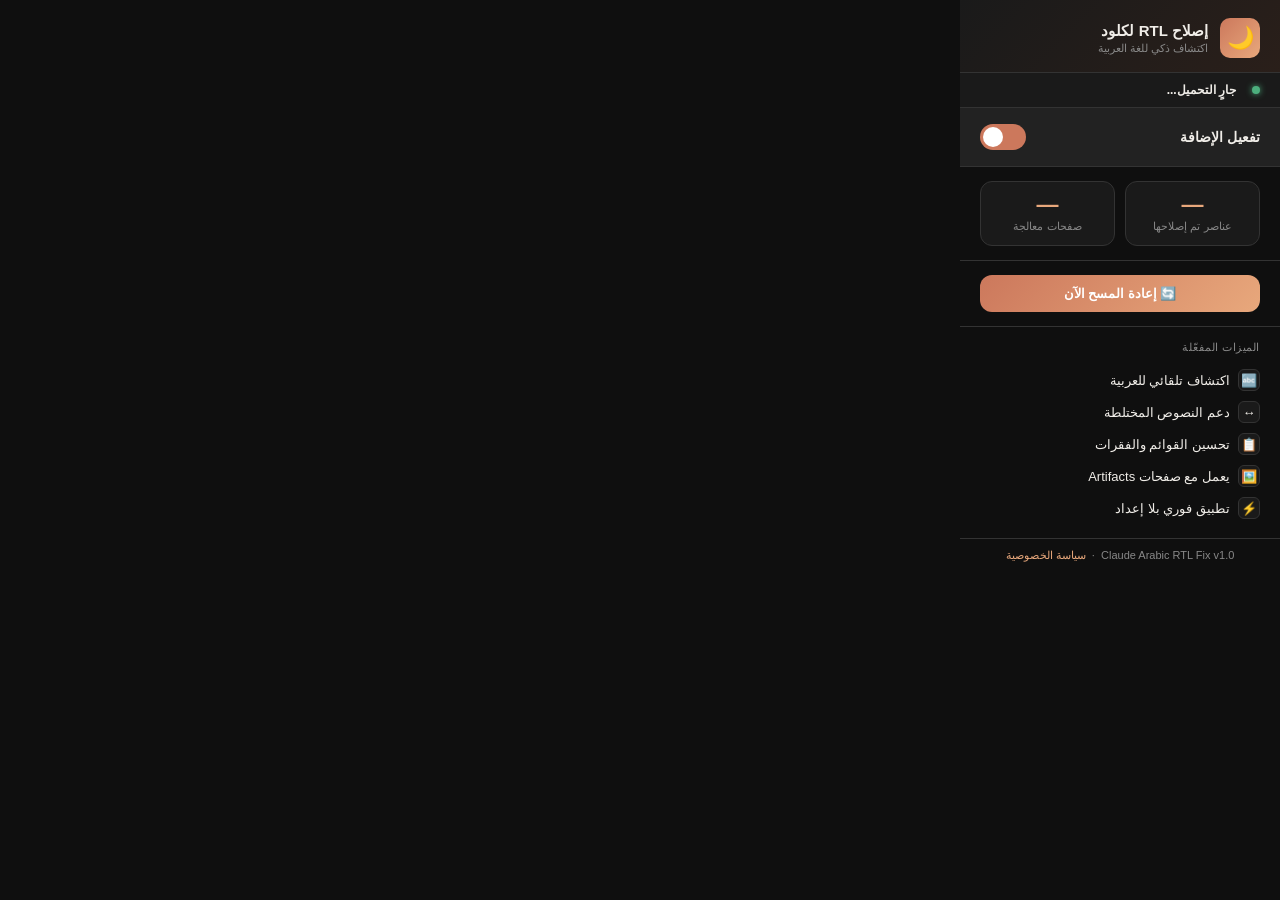
<file: popup.html>
<!DOCTYPE html>
<html lang="ar" dir="rtl">
<head>
<meta charset="UTF-8" />
<meta name="viewport" content="width=device-width, initial-scale=1.0" />
<title>Claude RTL Fix</title>
<style>
  :root {
    --bg: #0f0f0f;
    --surface: #1a1a1a;
    --card: #222222;
    --border: #333;
    --accent: #cc785c;
    --accent2: #e8a87c;
    --text: #f0ede8;
    --muted: #888;
    --green: #4caf7d;
    --radius: 12px;
  }

  * { box-sizing: border-box; margin: 0; padding: 0; }

  body {
    width: 320px;
    background: var(--bg);
    color: var(--text);
    font-family: "Noto Naskh Arabic", "Segoe UI", Tahoma, sans-serif;
    font-size: 14px;
    direction: rtl;
    border-radius: 16px;
    overflow: hidden;
  }

  /* Header */
  .header {
    background: linear-gradient(135deg, #1a1a1a 0%, #2a1f1a 100%);
    padding: 18px 20px 14px;
    border-bottom: 1px solid var(--border);
    display: flex;
    align-items: center;
    gap: 12px;
  }
  .logo {
    width: 40px; height: 40px;
    background: linear-gradient(135deg, var(--accent), var(--accent2));
    border-radius: 10px;
    display: flex; align-items: center; justify-content: center;
    font-size: 22px;
    flex-shrink: 0;
  }
  .header-text h1 {
    font-size: 15px; font-weight: 700; color: var(--text);
    line-height: 1.2;
  }
  .header-text p {
    font-size: 11px; color: var(--muted); margin-top: 2px;
  }

  /* Status badge */
  .status-bar {
    padding: 10px 20px;
    background: var(--surface);
    border-bottom: 1px solid var(--border);
    display: flex;
    align-items: center;
    justify-content: space-between;
  }
  .status-dot {
    width: 8px; height: 8px;
    border-radius: 50%;
    background: var(--green);
    box-shadow: 0 0 6px var(--green);
    flex-shrink: 0;
    margin-left: 8px;
  }
  .status-dot.off { background: #555; box-shadow: none; }
  .status-label { font-size: 12px; color: var(--muted); }
  .status-text { font-size: 12px; color: var(--text); font-weight: 600; }

  /* Toggle */
  .toggle-row {
    padding: 16px 20px;
    display: flex;
    align-items: center;
    justify-content: space-between;
    background: var(--card);
    border-bottom: 1px solid var(--border);
  }
  .toggle-label {
    font-size: 14px; font-weight: 600;
  }
  .toggle {
    position: relative;
    width: 46px; height: 26px;
    cursor: pointer;
  }
  .toggle input { opacity: 0; width: 0; height: 0; }
  .slider {
    position: absolute; inset: 0;
    background: #333;
    border-radius: 26px;
    transition: .3s;
  }
  .slider::before {
    content: '';
    position: absolute;
    width: 20px; height: 20px;
    right: 3px; top: 3px;
    background: #888;
    border-radius: 50%;
    transition: .3s;
  }
  input:checked + .slider { background: var(--accent); }
  input:checked + .slider::before {
    transform: translateX(-20px);
    background: white;
  }

  /* Stats */
  .stats {
    padding: 14px 20px;
    display: grid;
    grid-template-columns: 1fr 1fr;
    gap: 10px;
    border-bottom: 1px solid var(--border);
  }
  .stat-card {
    background: var(--surface);
    border: 1px solid var(--border);
    border-radius: var(--radius);
    padding: 12px;
    text-align: center;
  }
  .stat-num {
    font-size: 22px; font-weight: 700;
    color: var(--accent2);
    line-height: 1;
  }
  .stat-lbl {
    font-size: 11px; color: var(--muted);
    margin-top: 4px;
  }

  /* Rescan button */
  .actions { padding: 14px 20px; border-bottom: 1px solid var(--border); }
  .btn {
    width: 100%;
    padding: 11px 16px;
    border: none;
    border-radius: var(--radius);
    font-size: 13px;
    font-family: inherit;
    cursor: pointer;
    transition: .2s;
    font-weight: 600;
  }
  .btn-primary {
    background: linear-gradient(135deg, var(--accent), var(--accent2));
    color: #fff;
  }
  .btn-primary:hover { opacity: .88; }
  .btn-primary:active { transform: scale(.98); }

  /* Features list */
  .features {
    padding: 14px 20px;
    border-bottom: 1px solid var(--border);
  }
  .features-title {
    font-size: 11px;
    color: var(--muted);
    margin-bottom: 10px;
    text-transform: uppercase;
    letter-spacing: .5px;
  }
  .feature {
    display: flex;
    align-items: center;
    gap: 8px;
    padding: 5px 0;
    font-size: 13px;
    color: var(--text);
  }
  .feature-icon {
    width: 22px; height: 22px;
    border-radius: 6px;
    background: var(--surface);
    border: 1px solid var(--border);
    display: flex; align-items: center; justify-content: center;
    font-size: 13px;
    flex-shrink: 0;
  }

  /* Footer */
  .footer {
    padding: 10px 20px;
    text-align: center;
    font-size: 11px;
    color: var(--muted);
  }
  .footer a { color: var(--accent2); text-decoration: none; }
</style>
</head>
<body>

<div class="header">
  <div class="logo">🌙</div>
  <div class="header-text">
    <h1>إصلاح RTL لكلود</h1>
    <p>اكتشاف ذكي للغة العربية</p>
  </div>
</div>

<div class="status-bar">
  <div style="display:flex;align-items:center;gap:8px;">
    <div class="status-dot" id="statusDot"></div>
    <span class="status-text" id="statusText">جارٍ التحميل...</span>
  </div>
  <span class="status-label" id="pageLabel"></span>
</div>

<div class="toggle-row">
  <span class="toggle-label">تفعيل الإضافة</span>
  <label class="toggle">
    <input type="checkbox" id="enableToggle" checked />
    <span class="slider"></span>
  </label>
</div>

<div class="stats">
  <div class="stat-card">
    <div class="stat-num" id="fixedCount">—</div>
    <div class="stat-lbl">عناصر تم إصلاحها</div>
  </div>
  <div class="stat-card">
    <div class="stat-num" id="pageCount">—</div>
    <div class="stat-lbl">صفحات معالجة</div>
  </div>
</div>

<div class="actions">
  <button class="btn btn-primary" id="rescanBtn">🔄 إعادة المسح الآن</button>
</div>

<div class="features">
  <div class="features-title">الميزات المفعّلة</div>
  <div class="feature"><div class="feature-icon">🔤</div> اكتشاف تلقائي للعربية</div>
  <div class="feature"><div class="feature-icon">↔️</div> دعم النصوص المختلطة</div>
  <div class="feature"><div class="feature-icon">📋</div> تحسين القوائم والفقرات</div>
  <div class="feature"><div class="feature-icon">🖼️</div> يعمل مع صفحات Artifacts</div>
  <div class="feature"><div class="feature-icon">⚡</div> تطبيق فوري بلا إعداد</div>
</div>

<div class="footer">
  Claude Arabic RTL Fix v1.0 &nbsp;·&nbsp;
  <a href="#" id="privacyLink">سياسة الخصوصية</a>
</div>

<script src="popup.js"></script>
</body>
</html>
</file>
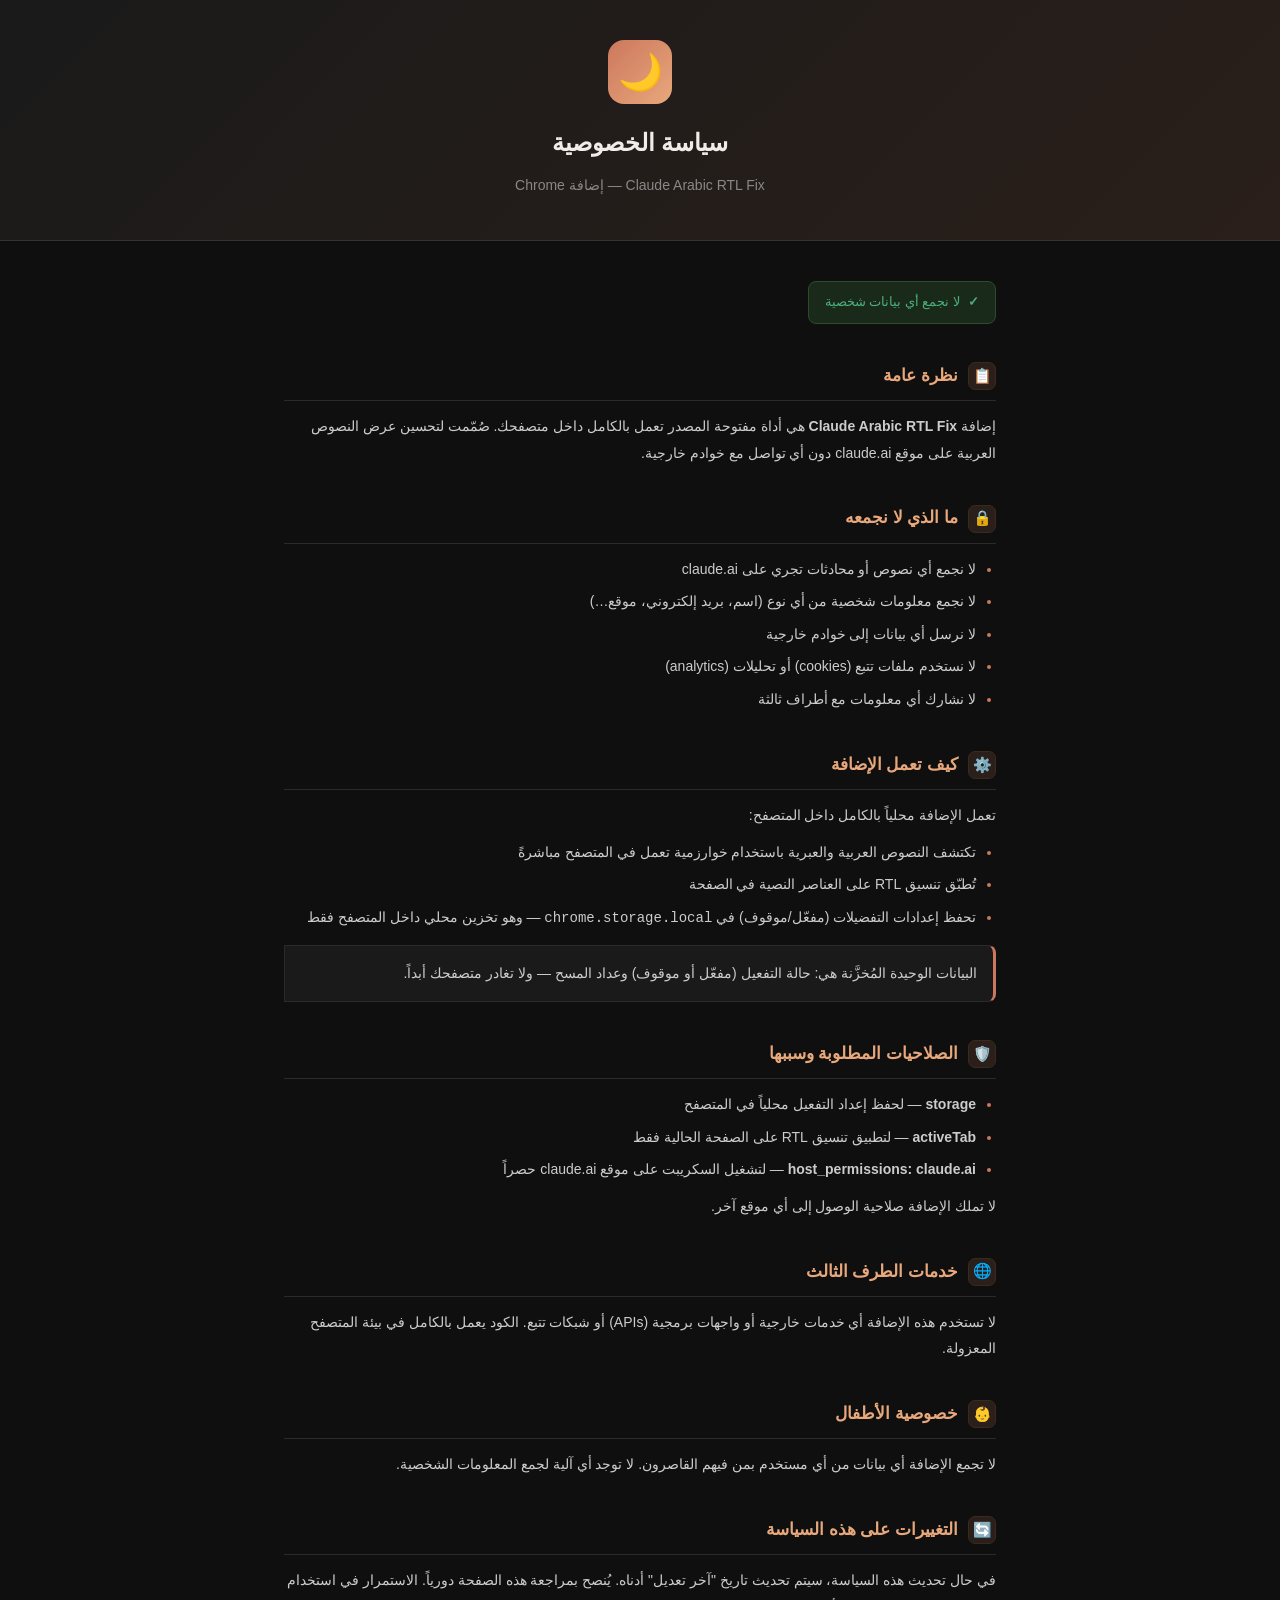
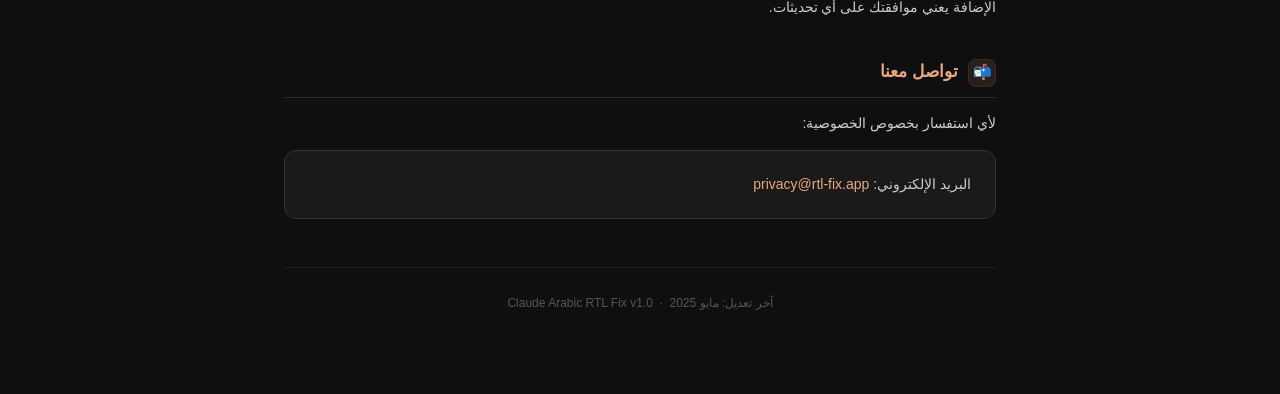
<file: privacy.html>
<!DOCTYPE html>
<html lang="ar" dir="rtl">
<head>
<meta charset="UTF-8" />
<meta name="viewport" content="width=device-width, initial-scale=1.0" />
<title>سياسة الخصوصية — Claude Arabic RTL Fix</title>
<style>
  * { box-sizing: border-box; margin: 0; padding: 0; }
  body {
    font-family: "Noto Naskh Arabic", "Segoe UI", Tahoma, Arial, sans-serif;
    background: #0f0f0f;
    color: #f0ede8;
    direction: rtl;
    line-height: 1.9;
    padding: 0;
  }
  .hero {
    background: linear-gradient(135deg, #1a1a1a 0%, #2a1f1a 100%);
    border-bottom: 1px solid #333;
    padding: 40px 32px 32px;
    text-align: center;
  }
  .logo {
    width: 64px; height: 64px;
    background: linear-gradient(135deg, #cc785c, #e8a87c);
    border-radius: 16px;
    display: inline-flex; align-items: center; justify-content: center;
    font-size: 36px;
    margin-bottom: 16px;
  }
  .hero h1 { font-size: 24px; font-weight: 700; color: #f0ede8; margin-bottom: 6px; }
  .hero p  { font-size: 14px; color: #888; }
  .container { max-width: 760px; margin: 0 auto; padding: 40px 24px 80px; }
  .badge {
    display: inline-flex; align-items: center; gap: 8px;
    background: #1a2a1a; border: 1px solid #2d4a2d;
    border-radius: 8px; padding: 8px 16px;
    font-size: 13px; color: #4caf7d;
    margin-bottom: 36px;
  }
  .badge::before { content: "✓"; font-weight: 700; }
  section { margin-bottom: 36px; }
  h2 {
    font-size: 17px; font-weight: 700;
    color: #e8a87c;
    margin-bottom: 12px;
    padding-bottom: 8px;
    border-bottom: 1px solid #2a2a2a;
    display: flex; align-items: center; gap: 10px;
  }
  h2 .icon {
    width: 28px; height: 28px; border-radius: 7px;
    background: #2a1f1a; border: 1px solid #3a2a1a;
    display: inline-flex; align-items: center; justify-content: center;
    font-size: 15px; flex-shrink: 0;
  }
  p { font-size: 14px; color: #ccc; margin-bottom: 10px; }
  ul { padding-right: 20px; padding-left: 0; margin-bottom: 10px; }
  ul li { font-size: 14px; color: #ccc; margin-bottom: 6px; }
  ul li::marker { color: #cc785c; }
  .highlight {
    background: #1a1a1a; border: 1px solid #2a2a2a;
    border-right: 3px solid #cc785c;
    border-radius: 0 8px 8px 0;
    padding: 14px 16px;
    font-size: 14px; color: #ccc;
    margin: 14px 0;
  }
  .contact-card {
    background: #1a1a1a; border: 1px solid #333;
    border-radius: 12px; padding: 20px 24px;
    margin-top: 14px;
  }
  .contact-card a { color: #e8a87c; text-decoration: none; }
  .contact-card a:hover { text-decoration: underline; }
  .last-updated {
    text-align: center; font-size: 12px; color: #555;
    margin-top: 48px;
    padding-top: 24px;
    border-top: 1px solid #1e1e1e;
  }
  @media (max-width: 600px) {
    .hero { padding: 28px 20px; }
    .container { padding: 28px 16px 60px; }
  }
</style>
</head>
<body>

<div class="hero">
  <div class="logo">🌙</div>
  <h1>سياسة الخصوصية</h1>
  <p>Claude Arabic RTL Fix — إضافة Chrome</p>
</div>

<div class="container">

  <div class="badge">لا نجمع أي بيانات شخصية</div>

  <section>
    <h2><span class="icon">📋</span> نظرة عامة</h2>
    <p>
      إضافة <strong>Claude Arabic RTL Fix</strong> هي أداة مفتوحة المصدر تعمل بالكامل داخل متصفحك. صُمّمت لتحسين عرض النصوص العربية على موقع claude.ai دون أي تواصل مع خوادم خارجية.
    </p>
  </section>

  <section>
    <h2><span class="icon">🔒</span> ما الذي لا نجمعه</h2>
    <ul>
      <li>لا نجمع أي نصوص أو محادثات تجري على claude.ai</li>
      <li>لا نجمع معلومات شخصية من أي نوع (اسم، بريد إلكتروني، موقع…)</li>
      <li>لا نرسل أي بيانات إلى خوادم خارجية</li>
      <li>لا نستخدم ملفات تتبع (cookies) أو تحليلات (analytics)</li>
      <li>لا نشارك أي معلومات مع أطراف ثالثة</li>
    </ul>
  </section>

  <section>
    <h2><span class="icon">⚙️</span> كيف تعمل الإضافة</h2>
    <p>تعمل الإضافة محلياً بالكامل داخل المتصفح:</p>
    <ul>
      <li>تكتشف النصوص العربية والعبرية باستخدام خوارزمية تعمل في المتصفح مباشرةً</li>
      <li>تُطبّق تنسيق RTL على العناصر النصية في الصفحة</li>
      <li>تحفظ إعدادات التفضيلات (مفعّل/موقوف) في <code>chrome.storage.local</code> — وهو تخزين محلي داخل المتصفح فقط</li>
    </ul>
    <div class="highlight">
      البيانات الوحيدة المُخزَّنة هي: حالة التفعيل (مفعّل أو موقوف) وعداد المسح — ولا تغادر متصفحك أبداً.
    </div>
  </section>

  <section>
    <h2><span class="icon">🛡️</span> الصلاحيات المطلوبة وسببها</h2>
    <ul>
      <li><strong>storage</strong> — لحفظ إعداد التفعيل محلياً في المتصفح</li>
      <li><strong>activeTab</strong> — لتطبيق تنسيق RTL على الصفحة الحالية فقط</li>
      <li><strong>host_permissions: claude.ai</strong> — لتشغيل السكريبت على موقع claude.ai حصراً</li>
    </ul>
    <p>لا تملك الإضافة صلاحية الوصول إلى أي موقع آخر.</p>
  </section>

  <section>
    <h2><span class="icon">🌐</span> خدمات الطرف الثالث</h2>
    <p>
      لا تستخدم هذه الإضافة أي خدمات خارجية أو واجهات برمجية (APIs) أو شبكات تتبع. الكود يعمل بالكامل في بيئة المتصفح المعزولة.
    </p>
  </section>

  <section>
    <h2><span class="icon">👶</span> خصوصية الأطفال</h2>
    <p>
      لا تجمع الإضافة أي بيانات من أي مستخدم بمن فيهم القاصرون. لا توجد أي آلية لجمع المعلومات الشخصية.
    </p>
  </section>

  <section>
    <h2><span class="icon">🔄</span> التغييرات على هذه السياسة</h2>
    <p>
      في حال تحديث هذه السياسة، سيتم تحديث تاريخ "آخر تعديل" أدناه. يُنصح بمراجعة هذه الصفحة دورياً. الاستمرار في استخدام الإضافة يعني موافقتك على أي تحديثات.
    </p>
  </section>

  <section>
    <h2><span class="icon">📬</span> تواصل معنا</h2>
    <p>لأي استفسار بخصوص الخصوصية:</p>
    <div class="contact-card">
      <p style="margin:0;color:#ccc;">
        البريد الإلكتروني:
        <a href="mailto:privacy@rtl-fix.app">privacy@rtl-fix.app</a>
      </p>
    </div>
  </section>

  <div class="last-updated">
    آخر تعديل: مايو 2025 &nbsp;·&nbsp; Claude Arabic RTL Fix v1.0
  </div>

</div>
</body>
</html>
</file>
